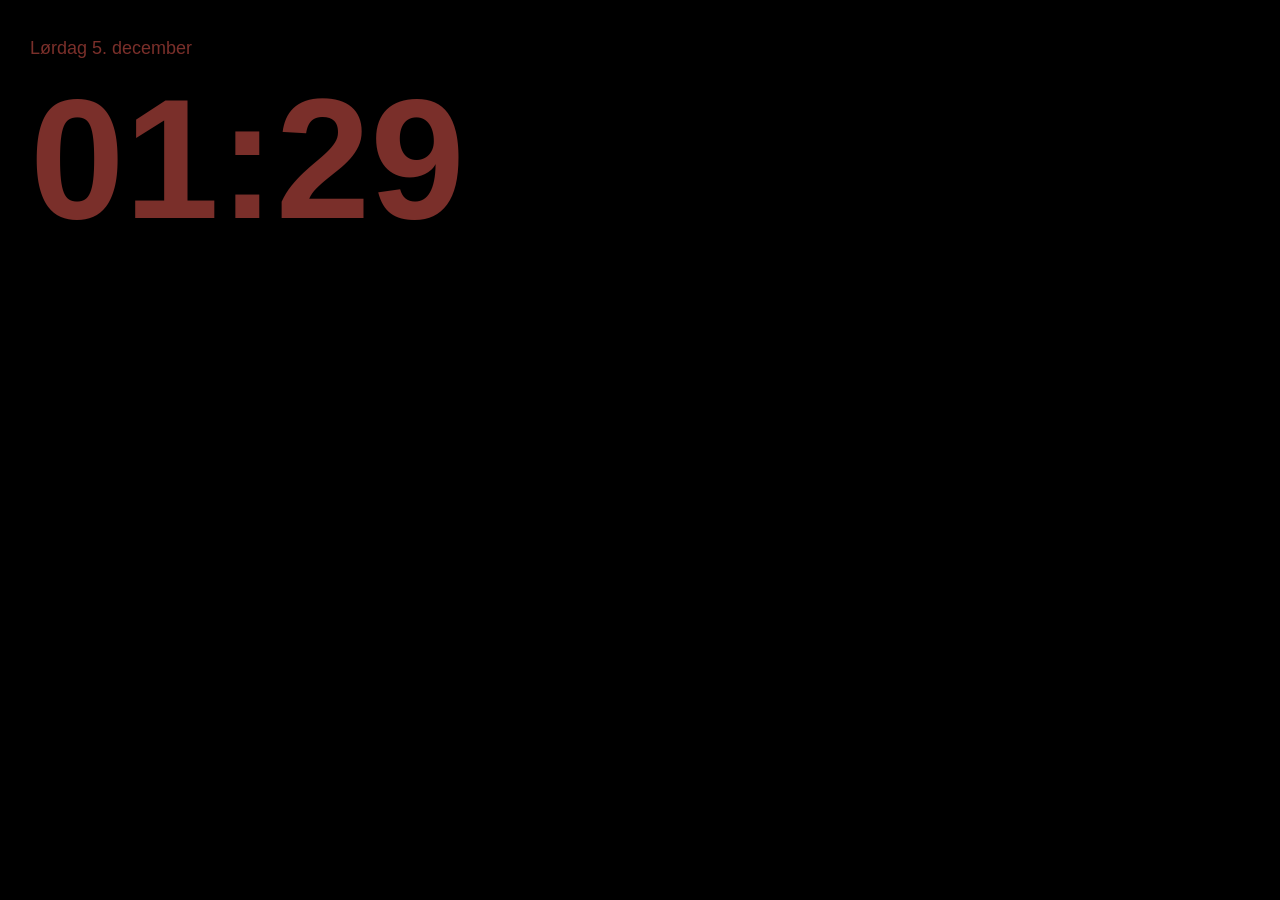
<file: index.html>
<!doctype html>
<html lang="da" data-theme="neutral">
<head>
  <meta charset="utf-8">
  <meta name="viewport" content="width=device-width, initial-scale=1, viewport-fit=cover">
  <meta name="apple-mobile-web-app-capable" content="yes">
  <meta name="mobile-web-app-capable" content="yes">
  <meta name="apple-mobile-web-app-status-bar-style" content="black-translucent">
  <meta name="apple-mobile-web-app-title" content="Værelset">
  <meta name="theme-color" content="#1c1c1e">
  <title>Værelset</title>
  <link rel="manifest" href="manifest.json">
  <link rel="apple-touch-icon" href="icons/icon-180.png">
  <link rel="stylesheet" href="style.css">
</head>
<body>
  <main class="layout">
    <section class="column">
      <div class="card clock-card">
        <div class="top-row">
          <span id="date"></span>
          <span class="top-actions">
            <span id="next-alarm"></span>
            <button id="night-toggle" class="icon-button" type="button" aria-label="Natfunktion">
              <svg viewBox="0 0 24 24" aria-hidden="true"><path d="M20 14.5A8.5 8.5 0 0 1 9.5 4a8.5 8.5 0 1 0 10.5 10.5Z"/></svg>
            </button>
            <button id="settings-open" class="icon-button" type="button" aria-label="Indstillinger">
              <svg viewBox="0 0 24 24" aria-hidden="true"><circle cx="12" cy="12" r="3"/><path d="M12 2v3M12 19v3M2 12h3M19 12h3M4.9 4.9 7 7M17 17l2.1 2.1M4.9 19.1 7 17M17 7l2.1-2.1"/></svg>
            </button>
          </span>
        </div>
        <div id="time">--:--</div>
      </div>

      <div class="card weather-card">
        <div class="weather-now">
          <span id="weather-temp"></span>
          <span id="weather-text"></span>
          <span id="weather-note"></span>
        </div>
        <ul id="weather-hours" class="forecast"></ul>
        <ul id="weather-days" class="forecast"></ul>
      </div>

      <div class="card todo-card">
        <h2>Huskeliste</h2>
        <ul id="todo-list"></ul>
        <form id="todo-form" class="inline-form">
          <input id="todo-input" type="text" maxlength="200" placeholder="Tilføj noget at huske" aria-label="Nyt punkt" autocomplete="off">
          <button type="submit">Tilføj</button>
        </form>
      </div>
    </section>

    <section class="card player-card">
      <div id="cover-frame" class="cover-frame">
        <img id="cover" alt="" hidden>
      </div>
      <div id="track-title">Intet spiller</div>
      <div id="track-artist"></div>
      <div class="controls">
        <button id="previous" class="icon-button large" type="button" aria-label="Forrige sang">
          <svg viewBox="0 0 24 24" aria-hidden="true"><path d="M6 5v14M19 5 9 12l10 7Z"/></svg>
        </button>
        <button id="play-pause" class="icon-button large" type="button" aria-label="Afspil">
          <svg id="icon-play" viewBox="0 0 24 24" aria-hidden="true"><path d="M7 4v16l13-8Z"/></svg>
          <svg id="icon-pause" viewBox="0 0 24 24" aria-hidden="true" hidden><path d="M8 5v14M16 5v14"/></svg>
        </button>
        <button id="next" class="icon-button large" type="button" aria-label="Næste sang">
          <svg viewBox="0 0 24 24" aria-hidden="true"><path d="M18 5v14M5 5l10 7-10 7Z"/></svg>
        </button>
      </div>
      <div id="player-note"></div>
      <div class="player-actions">
        <button id="login" type="button" hidden>Log ind på Spotify</button>
        <button id="music-open" type="button" hidden>Find musik</button>
        <a id="open-spotify" class="button" href="spotify:" hidden>Åbn Spotify</a>
      </div>
      <h2>Dine playlister</h2>
      <ul id="playlists"></ul>
    </section>
  </main>

  <section id="music" aria-label="Find musik" hidden>
    <div class="music-header">
      <button id="music-back" class="icon-button" type="button" aria-label="Tilbage" hidden>
        <svg viewBox="0 0 24 24" aria-hidden="true"><path d="M15 5l-7 7 7 7"/></svg>
      </button>
      <form id="music-search-form" class="music-search">
        <input id="music-search" type="search" placeholder="Søg efter numre, kunstnere og album" aria-label="Søg efter musik" autocomplete="off" enterkeyhint="search">
        <button type="submit">Søg</button>
      </form>
      <button id="music-close" type="button">Luk</button>
    </div>

    <div class="music-tabs">
      <button id="music-tab-playlists" type="button">Playlister</button>
      <button id="music-tab-saved" type="button">Gemte numre</button>
      <button id="music-tab-albums" type="button">Gemte album</button>
      <button id="music-tab-recent" type="button">Hørt for nylig</button>
    </div>

    <div class="music-heading">
      <h2 id="music-title"></h2>
      <button id="music-play-all" type="button" hidden>Afspil</button>
    </div>
    <div id="music-note" role="status"></div>
    <div id="music-scroll">
      <div id="music-list"></div>
      <button id="music-more" type="button" hidden>Vis flere</button>
      <button id="music-retry" type="button" hidden>Prøv igen</button>
    </div>

    <div class="music-now">
      <div class="music-now-text">
        <div id="music-now-title">Intet spiller</div>
        <div id="music-now-artist"></div>
      </div>
      <a id="music-open-spotify" class="button" href="spotify:" hidden>Åbn Spotify</a>
      <button id="music-play-pause" class="icon-button" type="button" aria-label="Afspil">
        <svg id="music-icon-play" viewBox="0 0 24 24" aria-hidden="true"><path d="M7 4v16l13-8Z"/></svg>
        <svg id="music-icon-pause" viewBox="0 0 24 24" aria-hidden="true" hidden><path d="M8 5v14M16 5v14"/></svg>
      </button>
      <button id="music-next" class="icon-button" type="button" aria-label="Næste sang">
        <svg viewBox="0 0 24 24" aria-hidden="true"><path d="M18 5v14M5 5l10 7-10 7Z"/></svg>
      </button>
    </div>
  </section>

  <div id="message" role="status" hidden></div>

  <div id="alarm-overlay" hidden>
    <div id="alarm-title">Vækkeur</div>
    <div id="alarm-reason"></div>
    <button id="alarm-stop" type="button">Stop</button>
  </div>

  <dialog id="settings">
    <form id="settings-form">
      <h2>Indstillinger</h2>

      <fieldset>
        <legend>Vejr</legend>
        <p id="place-current"></p>
        <div class="inline-form">
          <input id="city-input" type="text" placeholder="Skriv din by" aria-label="By" autocomplete="off">
          <button id="city-search" type="button">Søg</button>
        </div>
        <ul id="city-results"></ul>
      </fieldset>

      <fieldset>
        <legend>Spotify</legend>
        <label>Klient-id
          <input id="client-id" type="text" autocomplete="off" autocapitalize="off" spellcheck="false">
        </label>
        <p>Adresse til Spotifys udviklerside:</p>
        <code id="redirect-uri"></code>
        <p id="login-status"></p>
        <div class="button-row">
          <button id="settings-login" type="button">Log ind</button>
          <button id="logout" type="button">Log ud</button>
          <button id="export-code" type="button">Vis loginkode</button>
        </div>
        <textarea id="login-code" rows="2" placeholder="Indsæt loginkode fra Safari" aria-label="Loginkode" autocomplete="off" autocapitalize="off" spellcheck="false"></textarea>
        <button id="import-code" type="button">Brug loginkode</button>
      </fieldset>

      <fieldset>
        <legend>Vækkeur</legend>
        <label class="check"><input id="alarm-enabled" type="checkbox"> Slået til</label>
        <label>Tidspunkt <input id="alarm-time" type="time"></label>
        <div id="alarm-days" class="button-row">
          <label class="check"><input type="checkbox" value="1"> Man</label>
          <label class="check"><input type="checkbox" value="2"> Tir</label>
          <label class="check"><input type="checkbox" value="3"> Ons</label>
          <label class="check"><input type="checkbox" value="4"> Tor</label>
          <label class="check"><input type="checkbox" value="5"> Fre</label>
          <label class="check"><input type="checkbox" value="6"> Lør</label>
          <label class="check"><input type="checkbox" value="0"> Søn</label>
        </div>
        <label>Playliste <select id="alarm-playlist"></select></label>
      </fieldset>

      <fieldset>
        <legend>Natfunktion</legend>
        <label>Fra <input id="night-start" type="time"></label>
        <label>Til <input id="night-end" type="time"></label>
      </fieldset>

      <fieldset>
        <legend>Udseende</legend>
        <label>Tema <select id="theme-select"></select></label>
        <label>Eget baggrundsbillede <input id="image-input" type="file" accept="image/*"></label>
        <button id="image-remove" type="button">Fjern billede</button>
      </fieldset>

      <div class="button-row dialog-actions">
        <button id="settings-cancel" type="button">Annullér</button>
        <button id="settings-save" type="button" class="primary">Gem</button>
      </div>
    </form>
  </dialog>

  <script type="module">
    import { start } from './js/app.js';

    start();
    if ('serviceWorker' in navigator) navigator.serviceWorker.register('./sw.js').catch(() => {});
  </script>
</body>
</html>
</file>
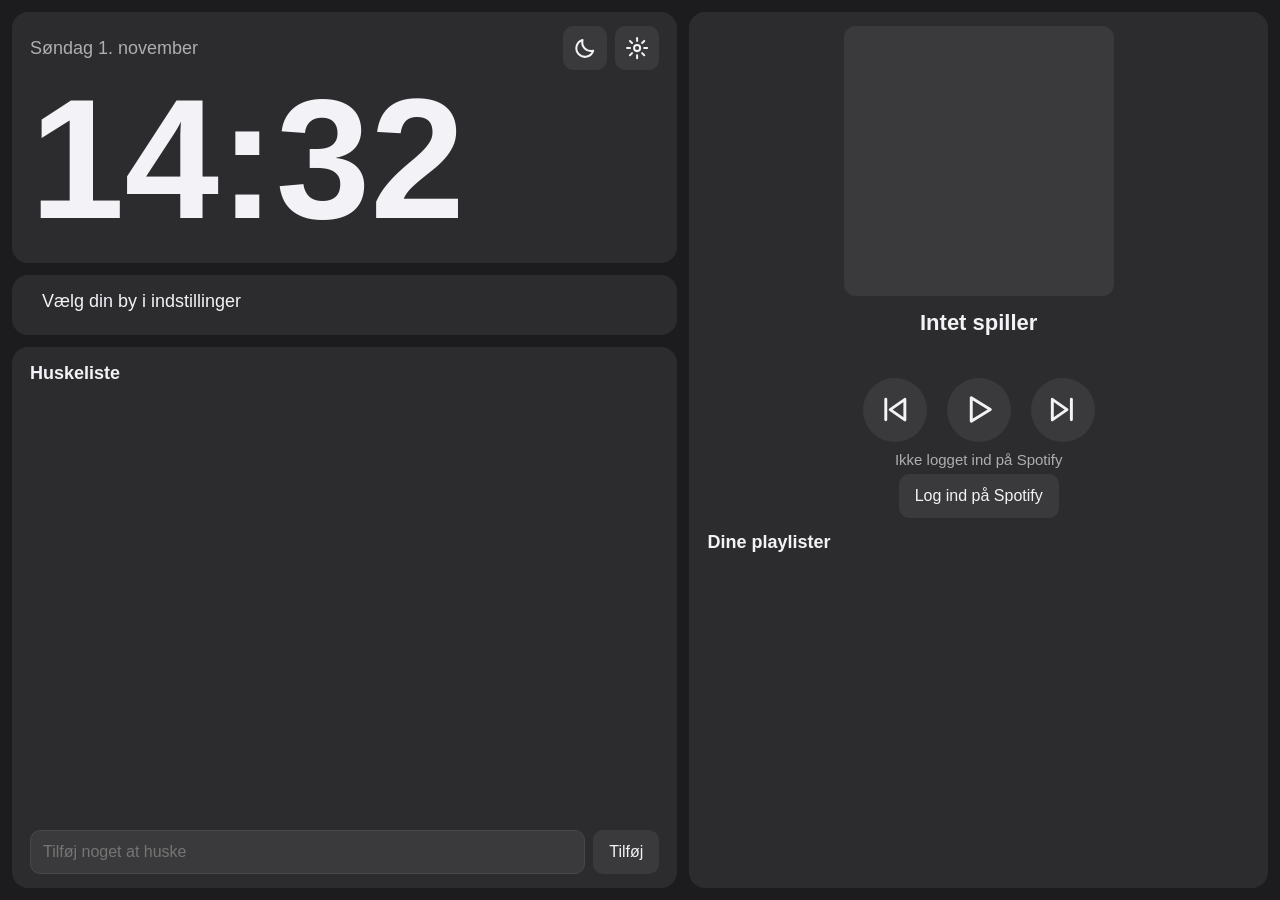
<file: tests/e2e.html>
<!doctype html>
<html lang="da" data-theme="neutral">
<head>
  <meta charset="utf-8">
  <meta name="viewport" content="width=device-width, initial-scale=1, viewport-fit=cover">
  <title>Sidetests</title>
  <link rel="stylesheet" href="../style.css">
</head>
<body>
  <div id="mount"></div>
  <script type="module" src="./e2e.test.js"></script>
</body>
</html>
</file>
<file: style.css>
/* Midlertidigt, neutralt udseende. Designet er ikke besluttet endnu.
   Et nyt tema er en ny [data-theme]-blok, der sætter de samme variabler. */
[data-theme="neutral"] {
  --page: #1c1c1e;
  --card: #2c2c2e;
  --control: #3a3a3c;
  --text: #f2f2f7;
  --muted: #aeaeb2;
  --line: #48484a;
  --alarm: #8e2c2c;
  --night-text: #7a2f2a;
}

* { box-sizing: border-box; }

html, body {
  height: 100%;
  margin: 0;
}

body {
  background: var(--page);
  color: var(--text);
  font-family: -apple-system, BlinkMacSystemFont, "Segoe UI", sans-serif;
  font-size: 18px;
  line-height: 1.35;
  overflow: hidden;
  touch-action: manipulation;
  -webkit-text-size-adjust: 100%;
  -webkit-tap-highlight-color: transparent;
}

.has-image body {
  background:
    linear-gradient(rgba(0, 0, 0, 0.55), rgba(0, 0, 0, 0.55)),
    var(--background-image) center / cover no-repeat var(--page);
}

.has-image .card { background: rgba(28, 28, 30, 0.72); }

h2 {
  font-size: 18px;
  font-weight: 600;
  margin: 0 0 6px;
}

ul {
  list-style: none;
  margin: 0;
  padding: 0;
}

button, .button, input, select, textarea {
  color: var(--text);
  font: inherit;
  font-size: 16px;
}

button, .button {
  align-items: center;
  background: var(--control);
  border: 0;
  border-radius: 10px;
  cursor: pointer;
  display: inline-flex;
  justify-content: center;
  min-height: 44px;
  padding: 0 16px;
  text-decoration: none;
}

button.primary { background: var(--text); color: var(--page); }

input, select, textarea {
  background: var(--control);
  border: 1px solid var(--line);
  border-radius: 10px;
  min-height: 44px;
  padding: 0 12px;
  width: 100%;
}

textarea { padding: 10px 12px; resize: none; }

input[type="checkbox"] { min-height: 0; height: 22px; width: 22px; }

[hidden] { display: none !important; }

.layout {
  display: grid;
  gap: 12px;
  grid-template-columns: minmax(0, 1.15fr) minmax(0, 1fr);
  height: 100vh;
  height: 100dvh;
  padding: max(12px, env(safe-area-inset-top)) max(12px, env(safe-area-inset-right)) max(12px, env(safe-area-inset-bottom)) max(12px, env(safe-area-inset-left));
}

.column {
  display: grid;
  gap: 12px;
  grid-template-rows: auto auto minmax(0, 1fr);
  min-height: 0;
  min-width: 0;
}

.card {
  background: var(--card);
  border-radius: 16px;
  min-height: 0;
  min-width: 0;
  padding: 14px 18px;
}

.top-row {
  align-items: center;
  color: var(--muted);
  display: flex;
  gap: 12px;
  justify-content: space-between;
}

.top-actions {
  align-items: center;
  display: flex;
  gap: 8px;
}

#time {
  font-size: clamp(96px, 20vh, 170px);
  font-variant-numeric: tabular-nums;
  font-weight: 600;
  line-height: 1.05;
}

.icon-button {
  height: 44px;
  padding: 0;
  width: 44px;
}

.icon-button.large {
  border-radius: 50%;
  height: 64px;
  width: 64px;
}

.icon-button svg {
  fill: none;
  height: 55%;
  stroke: currentColor;
  stroke-linecap: round;
  stroke-linejoin: round;
  stroke-width: 2;
  width: 55%;
}

.weather-now {
  align-items: baseline;
  display: flex;
  gap: 12px;
}

#weather-temp { font-size: 44px; font-weight: 600; }
#weather-note { color: var(--muted); font-size: 15px; margin-left: auto; }

.forecast {
  color: var(--muted);
  display: grid;
  font-size: 15px;
  grid-template-columns: repeat(4, minmax(0, 1fr));
  margin-top: 4px;
}

#weather-days { grid-template-columns: repeat(3, minmax(0, 1fr)); }

.todo-card {
  display: flex;
  flex-direction: column;
}

#todo-list {
  flex: 1;
  min-height: 0;
  overflow-y: auto;
}

.todo-item {
  align-items: center;
  display: flex;
  gap: 8px;
}

.todo-toggle {
  background: none;
  flex: 1;
  justify-content: flex-start;
  min-width: 0;
  overflow: hidden;
  padding: 0;
  text-align: left;
}

.todo-item.done .todo-toggle { color: var(--muted); text-decoration: line-through; }

.todo-remove { background: none; color: var(--muted); padding: 0; width: 44px; }

.inline-form {
  display: flex;
  gap: 8px;
  margin-top: 6px;
}

.player-card {
  display: flex;
  flex-direction: column;
  gap: 4px;
}

.cover-frame {
  align-self: center;
  aspect-ratio: 1;
  background: var(--control);
  border-radius: 12px;
  height: 30vh;
  overflow: hidden;
}

#cover {
  display: block;
  height: 100%;
  object-fit: cover;
  width: 100%;
}

#track-title {
  font-size: 22px;
  font-weight: 600;
  margin-top: 8px;
  overflow: hidden;
  text-align: center;
  text-overflow: ellipsis;
  white-space: nowrap;
}

#track-artist, #player-note {
  color: var(--muted);
  overflow: hidden;
  text-align: center;
  text-overflow: ellipsis;
  white-space: nowrap;
}

#track-artist { min-height: 24px; }
#player-note { font-size: 15px; min-height: 20px; }

.controls {
  display: flex;
  gap: 20px;
  justify-content: center;
  margin: 8px 0 4px;
}

.player-actions {
  display: flex;
  gap: 8px;
  justify-content: center;
}

.player-card h2 { margin-top: 8px; }

#playlists {
  flex: 1;
  min-height: 0;
  overflow-y: auto;
  -webkit-overflow-scrolling: touch;
}

.playlist-button {
  background: none;
  justify-content: flex-start;
  overflow: hidden;
  padding: 0 4px;
  text-align: left;
  text-overflow: ellipsis;
  white-space: nowrap;
  width: 100%;
}

#music {
  background: var(--page);
  display: flex;
  flex-direction: column;
  gap: 8px;
  inset: 0;
  padding: max(12px, env(safe-area-inset-top)) max(12px, env(safe-area-inset-right)) max(12px, env(safe-area-inset-bottom)) max(12px, env(safe-area-inset-left));
  position: fixed;
  z-index: 10;
}

.music-header, .music-search, .music-tabs, .music-heading, .music-now {
  align-items: center;
  display: flex;
  gap: 8px;
}

.music-search { flex: 1; min-width: 0; }
.music-tabs { flex-wrap: wrap; }
.music-tabs button.active { background: var(--text); color: var(--page); }
.music-heading { justify-content: space-between; min-height: 44px; }
.music-heading h2 { margin: 0; overflow: hidden; text-overflow: ellipsis; white-space: nowrap; }

#music-note { color: var(--muted); font-size: 15px; }
#music-note:empty { display: none; }

#music-scroll {
  flex: 1;
  min-height: 0;
  overflow-y: auto;
  -webkit-overflow-scrolling: touch;
}

#music-list h3 {
  color: var(--muted);
  font-size: 15px;
  font-weight: 600;
  margin: 12px 0 2px;
}

#music-more, #music-retry { margin: 8px 0; width: 100%; }

.music-row {
  background: none;
  border-radius: 8px;
  gap: 12px;
  justify-content: flex-start;
  min-height: 60px;
  padding: 4px;
  text-align: left;
  width: 100%;
}

.music-thumb {
  background: var(--control);
  border-radius: 6px;
  flex: none;
  height: 52px;
  object-fit: cover;
  width: 52px;
}

.music-row-text, .music-now-text {
  display: flex;
  flex: 1;
  flex-direction: column;
  min-width: 0;
}

.music-row-name, .music-row-subtitle, #music-now-title, #music-now-artist {
  overflow: hidden;
  text-overflow: ellipsis;
  white-space: nowrap;
}

.music-row-subtitle, #music-now-artist { color: var(--muted); font-size: 15px; }

.music-now {
  background: var(--card);
  border-radius: 12px;
  padding: 8px 12px;
}

.cover-frame { cursor: pointer; }

#message {
  background: var(--text);
  border-radius: 12px;
  bottom: 20px;
  color: var(--page);
  left: 50%;
  max-width: 80vw;
  padding: 10px 18px;
  position: fixed;
  transform: translateX(-50%);
  z-index: 20;
}

#alarm-overlay {
  align-items: center;
  animation: alarm-flash 1s steps(2) infinite;
  background: var(--alarm);
  display: flex;
  flex-direction: column;
  gap: 16px;
  inset: 0;
  justify-content: center;
  position: fixed;
  z-index: 30;
}

#alarm-title { font-size: 72px; font-weight: 600; }
#alarm-stop { font-size: 28px; min-height: 80px; min-width: 240px; }

@keyframes alarm-flash {
  from { background: var(--alarm); }
  to { background: var(--page); }
}

dialog {
  background: var(--card);
  border: 0;
  border-radius: 16px;
  color: var(--text);
  max-height: 90vh;
  max-width: 640px;
  overflow-y: auto;
  padding: 20px;
  width: 90vw;
}

dialog::backdrop { background: rgba(0, 0, 0, 0.6); }

fieldset {
  border: 1px solid var(--line);
  border-radius: 12px;
  display: grid;
  gap: 8px;
  margin: 0 0 12px;
  min-width: 0;
  padding: 10px 14px 14px;
}

fieldset p { margin: 0; }

#redirect-uri { overflow-wrap: anywhere; }

.button-row {
  display: flex;
  flex-wrap: wrap;
  gap: 8px;
}

.check {
  align-items: center;
  display: inline-flex;
  gap: 6px;
  min-height: 44px;
}

.dialog-actions { justify-content: flex-end; }

/* Natfunktion: kun et svagt ur på sort. Et tryk viser kontrollerne igen. */
.night body { background: #000; }
.night .card { background: none; }
.night #time, .night #date { color: var(--night-text); }

.night:not(.night-peek) .weather-card,
.night:not(.night-peek) .todo-card,
.night:not(.night-peek) .player-card,
.night:not(.night-peek) .top-actions {
  visibility: hidden;
}

@media (orientation: portrait) {
  body { overflow: auto; }

  .layout {
    grid-template-columns: minmax(0, 1fr);
    height: auto;
  }

  #playlists, #todo-list { max-height: 40vh; }
}
</file>
